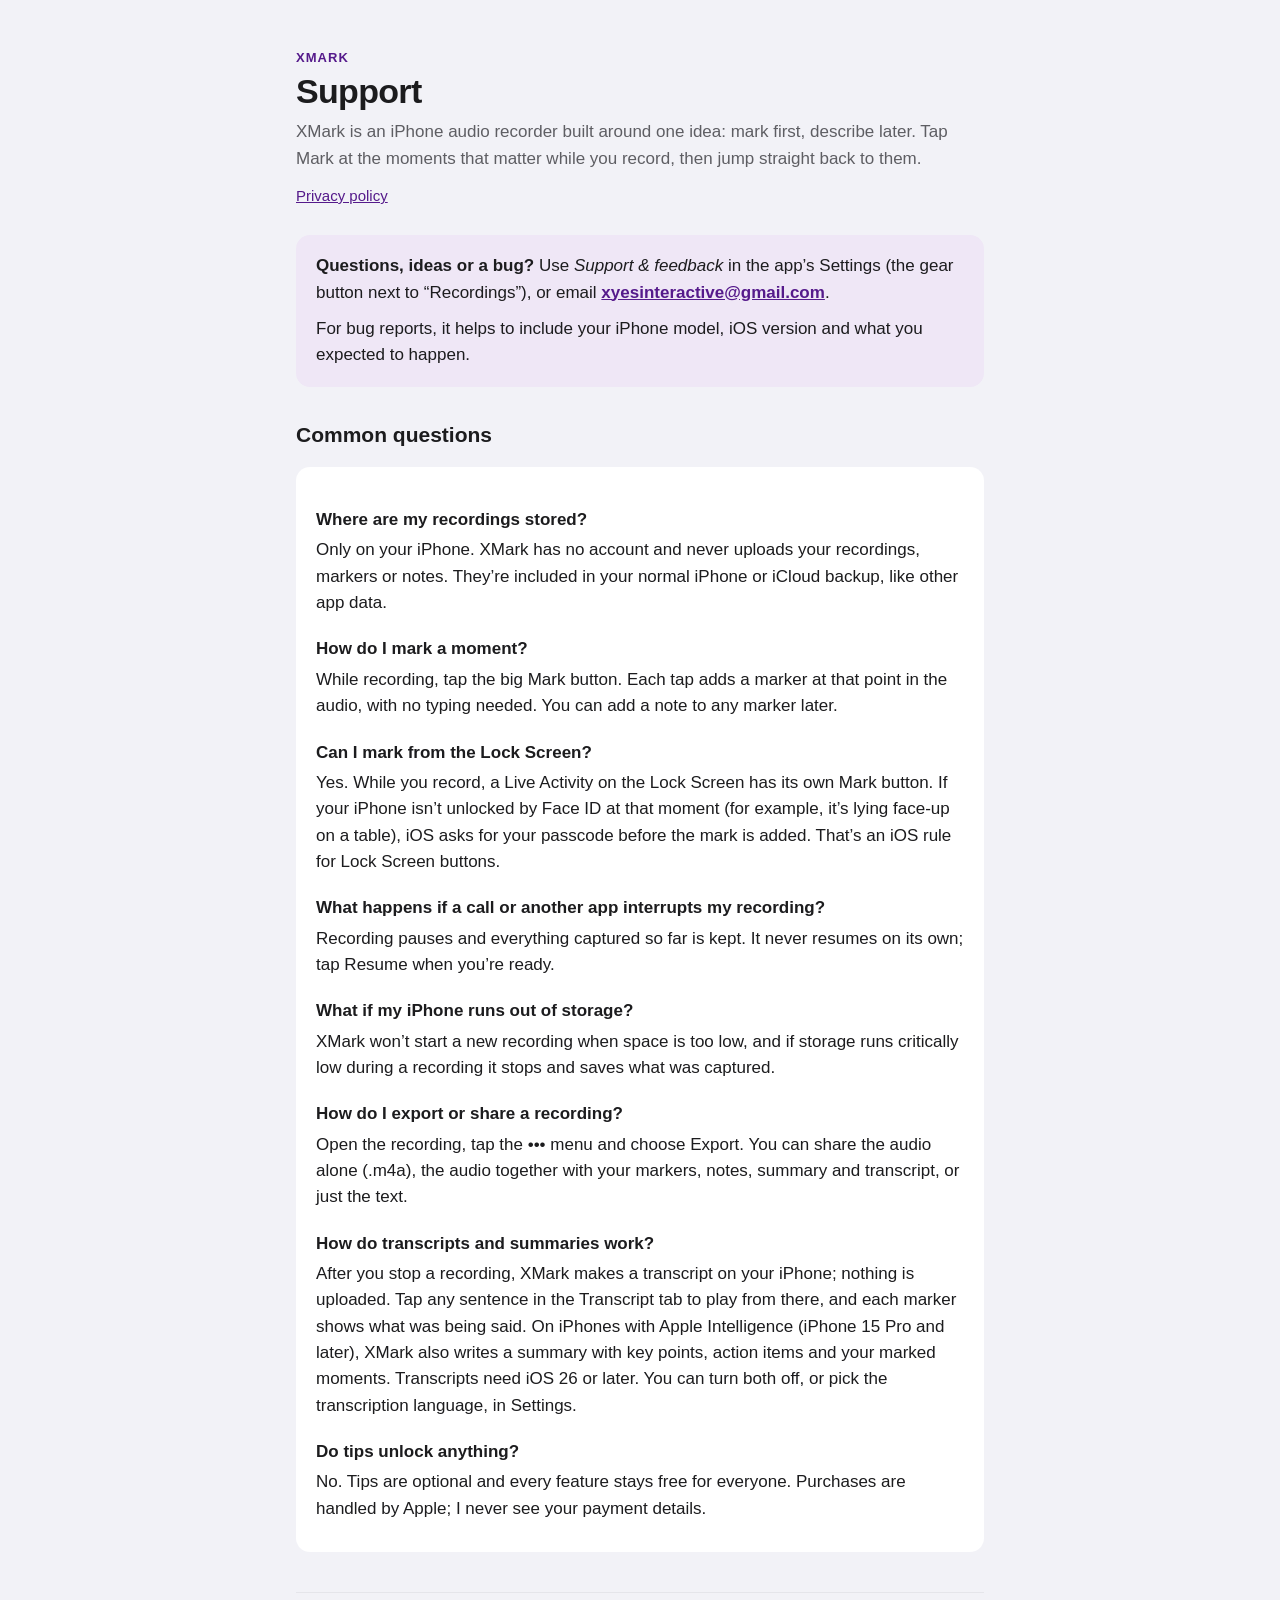
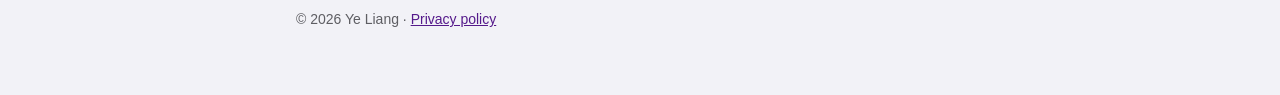
<file: index.html>
<!doctype html>
<html lang="en">
<head>
<meta charset="utf-8">
<meta name="viewport" content="width=device-width, initial-scale=1">
<title>XMark Support</title>
<meta name="description" content="Help and contact for XMark, the iPhone recorder built around mark first, describe later.">
<link rel="stylesheet" href="style.css">
</head>
<body>
<main>
  <header>
    <p class="eyebrow">XMark</p>
    <h1>Support</h1>
    <p class="lede">XMark is an iPhone audio recorder built around one idea: mark first, describe later. Tap Mark at the moments that matter while you record, then jump straight back to them.</p>
    <nav><a href="privacy.html">Privacy policy</a></nav>
  </header>

  <div class="contact">
    <p><strong>Questions, ideas or a bug?</strong> Use <em>Support &amp; feedback</em> in the app’s Settings (the gear button next to “Recordings”), or email <a href="mailto:xyesinteractive@gmail.com">xyesinteractive@gmail.com</a>.</p>
    <p style="margin:0">For bug reports, it helps to include your iPhone model, iOS version and what you expected to happen.</p>
  </div>

  <h2>Common questions</h2>

  <div class="card">
    <h3>Where are my recordings stored?</h3>
    <p>Only on your iPhone. XMark has no account and never uploads your recordings, markers or notes. They’re included in your normal iPhone or iCloud backup, like other app data.</p>

    <h3>How do I mark a moment?</h3>
    <p>While recording, tap the big Mark button. Each tap adds a marker at that point in the audio, with no typing needed. You can add a note to any marker later.</p>

    <h3>Can I mark from the Lock Screen?</h3>
    <p>Yes. While you record, a Live Activity on the Lock Screen has its own Mark button. If your iPhone isn’t unlocked by Face ID at that moment (for example, it’s lying face-up on a table), iOS asks for your passcode before the mark is added. That’s an iOS rule for Lock Screen buttons.</p>

    <h3>What happens if a call or another app interrupts my recording?</h3>
    <p>Recording pauses and everything captured so far is kept. It never resumes on its own; tap Resume when you’re ready.</p>

    <h3>What if my iPhone runs out of storage?</h3>
    <p>XMark won’t start a new recording when space is too low, and if storage runs critically low during a recording it stops and saves what was captured.</p>

    <h3>How do I export or share a recording?</h3>
    <p>Open the recording, tap the ••• menu and choose Export. You can share the audio alone (.m4a), the audio together with your markers, notes, summary and transcript, or just the text.</p>

    <h3>How do transcripts and summaries work?</h3>
    <p>After you stop a recording, XMark makes a transcript on your iPhone; nothing is uploaded. Tap any sentence in the Transcript tab to play from there, and each marker shows what was being said. On iPhones with Apple Intelligence (iPhone 15 Pro and later), XMark also writes a summary with key points, action items and your marked moments. Transcripts need iOS 26 or later. You can turn both off, or pick the transcription language, in Settings.</p>

    <h3>Do tips unlock anything?</h3>
    <p>No. Tips are optional and every feature stays free for everyone. Purchases are handled by Apple; I never see your payment details.</p>
  </div>

  <footer>© 2026 Ye Liang · <a href="privacy.html">Privacy policy</a></footer>
</main>
</body>
</html>
</file>
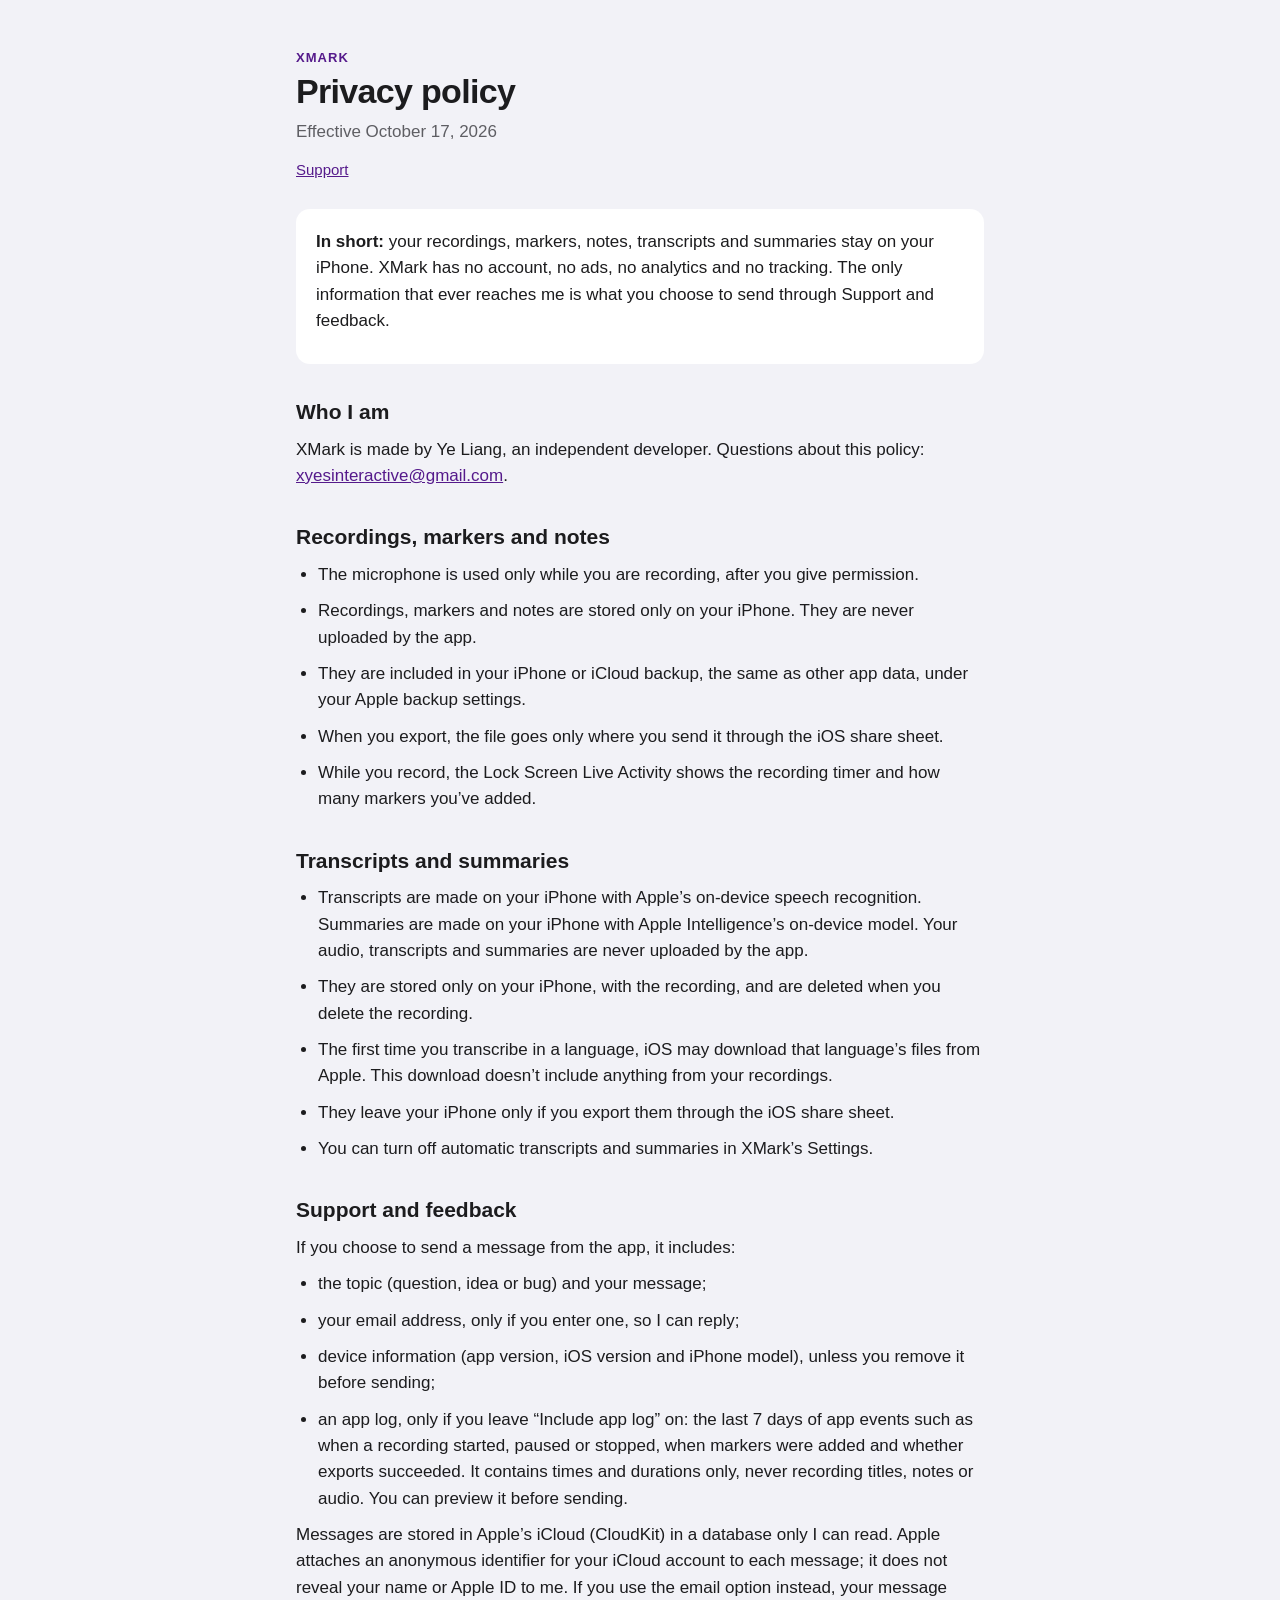
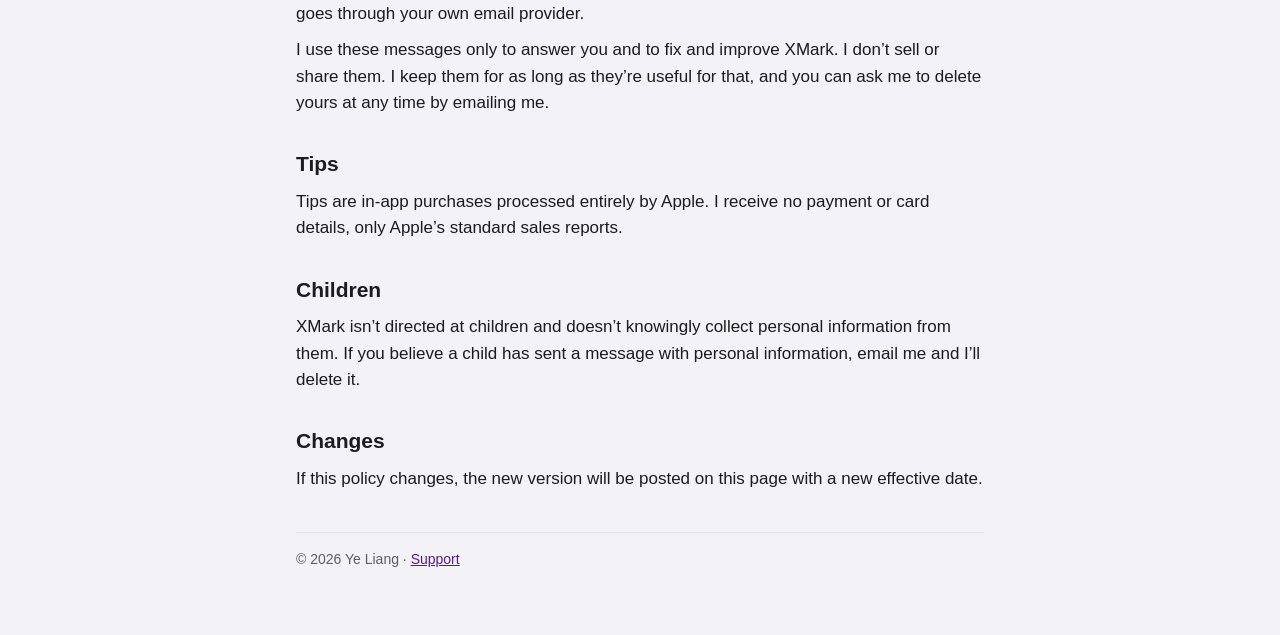
<file: privacy.html>
<!doctype html>
<html lang="en">
<head>
<meta charset="utf-8">
<meta name="viewport" content="width=device-width, initial-scale=1">
<title>XMark Privacy Policy</title>
<meta name="description" content="How XMark handles your data: recordings stay on your iPhone.">
<link rel="stylesheet" href="style.css">
</head>
<body>
<main>
  <header>
    <p class="eyebrow">XMark</p>
    <h1>Privacy policy</h1>
    <p class="lede">Effective October 17, 2026</p>
    <nav><a href="index.html">Support</a></nav>
  </header>

  <div class="card">
    <p><strong>In short:</strong> your recordings, markers, notes, transcripts and summaries stay on your iPhone. XMark has no account, no ads, no analytics and no tracking. The only information that ever reaches me is what you choose to send through Support and feedback.</p>
  </div>

  <h2>Who I am</h2>
  <p>XMark is made by Ye Liang, an independent developer. Questions about this policy: <a href="mailto:xyesinteractive@gmail.com">xyesinteractive@gmail.com</a>.</p>

  <h2>Recordings, markers and notes</h2>
  <ul>
    <li>The microphone is used only while you are recording, after you give permission.</li>
    <li>Recordings, markers and notes are stored only on your iPhone. They are never uploaded by the app.</li>
    <li>They are included in your iPhone or iCloud backup, the same as other app data, under your Apple backup settings.</li>
    <li>When you export, the file goes only where you send it through the iOS share sheet.</li>
    <li>While you record, the Lock Screen Live Activity shows the recording timer and how many markers you’ve added.</li>
  </ul>

  <h2>Transcripts and summaries</h2>
  <ul>
    <li>Transcripts are made on your iPhone with Apple’s on-device speech recognition. Summaries are made on your iPhone with Apple Intelligence’s on-device model. Your audio, transcripts and summaries are never uploaded by the app.</li>
    <li>They are stored only on your iPhone, with the recording, and are deleted when you delete the recording.</li>
    <li>The first time you transcribe in a language, iOS may download that language’s files from Apple. This download doesn’t include anything from your recordings.</li>
    <li>They leave your iPhone only if you export them through the iOS share sheet.</li>
    <li>You can turn off automatic transcripts and summaries in XMark’s Settings.</li>
  </ul>

  <h2>Support and feedback</h2>
  <p>If you choose to send a message from the app, it includes:</p>
  <ul>
    <li>the topic (question, idea or bug) and your message;</li>
    <li>your email address, only if you enter one, so I can reply;</li>
    <li>device information (app version, iOS version and iPhone model), unless you remove it before sending;</li>
    <li>an app log, only if you leave “Include app log” on: the last 7 days of app events such as when a recording started, paused or stopped, when markers were added and whether exports succeeded. It contains times and durations only, never recording titles, notes or audio. You can preview it before sending.</li>
  </ul>
  <p>Messages are stored in Apple’s iCloud (CloudKit) in a database only I can read. Apple attaches an anonymous identifier for your iCloud account to each message; it does not reveal your name or Apple ID to me. If you use the email option instead, your message goes through your own email provider.</p>
  <p>I use these messages only to answer you and to fix and improve XMark. I don’t sell or share them. I keep them for as long as they’re useful for that, and you can ask me to delete yours at any time by emailing me.</p>

  <h2>Tips</h2>
  <p>Tips are in-app purchases processed entirely by Apple. I receive no payment or card details, only Apple’s standard sales reports.</p>

  <h2>Children</h2>
  <p>XMark isn’t directed at children and doesn’t knowingly collect personal information from them. If you believe a child has sent a message with personal information, email me and I’ll delete it.</p>

  <h2>Changes</h2>
  <p>If this policy changes, the new version will be posted on this page with a new effective date.</p>

  <footer>© 2026 Ye Liang · <a href="index.html">Support</a></footer>
</main>
</body>
</html>
</file>
<file: style.css>
:root {
  --bg: #F2F2F7;
  --card: #FFFFFF;
  --text: #1C1C1E;
  --muted: #5E5E63;
  --accent: #551A8B;
  --accent-soft: #EFE7F6;
  --rule: #E5E5EA;
}
@media (prefers-color-scheme: dark) {
  :root {
    --bg: #000000;
    --card: #1C1C1E;
    --text: #FFFFFF;
    --muted: #A1A1A8;
    --accent: #B48CE6;
    --accent-soft: #2B1D3A;
    --rule: #38383A;
  }
}
* { box-sizing: border-box; }
body {
  margin: 0;
  background: var(--bg);
  color: var(--text);
  font: 17px/1.55 -apple-system, BlinkMacSystemFont, "SF Pro Text", "Helvetica Neue", sans-serif;
}
main { max-width: 720px; margin: 0 auto; padding: 48px 16px 64px; }
header { margin-bottom: 28px; }
.eyebrow { font-size: 13px; font-weight: 700; letter-spacing: 0.08em; text-transform: uppercase; color: var(--accent); margin: 0; }
h1 { font-size: 34px; line-height: 1.15; margin: 4px 0 8px; letter-spacing: -0.02em; }
h2 { font-size: 21px; margin: 32px 0 8px; }
h3 { font-size: 17px; margin: 20px 0 4px; }
p, li { margin: 0 0 10px; }
ul { padding-left: 22px; margin: 0 0 10px; }
a { color: var(--accent); }
.lede { color: var(--muted); margin: 0; }
.card { background: var(--card); border-radius: 14px; padding: 20px; margin: 16px 0; }
.contact { background: var(--accent-soft); border-radius: 14px; padding: 18px 20px; margin: 20px 0; }
.contact a { font-weight: 600; }
nav { display: flex; flex-wrap: wrap; gap: 16px; margin-top: 12px; font-size: 15px; }
footer { margin-top: 40px; padding-top: 16px; border-top: 1px solid var(--rule); color: var(--muted); font-size: 14px; }
</file>
